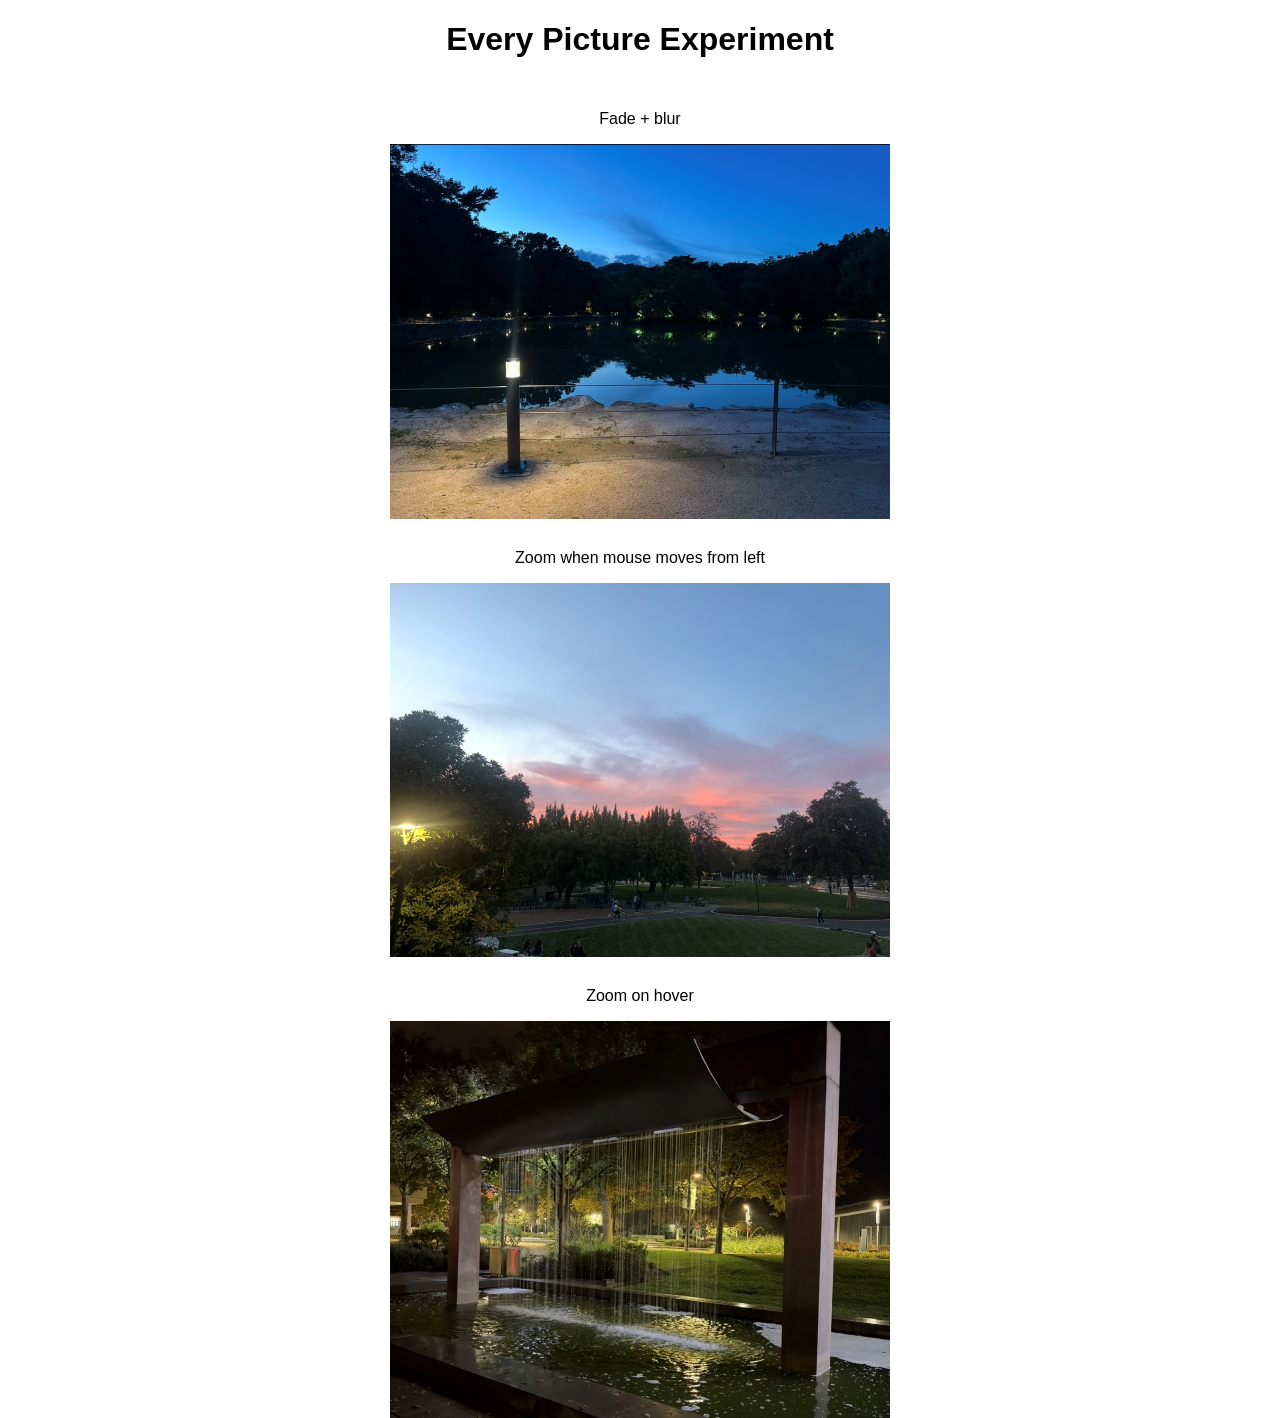
<file: everypicture/experiment/index.html>
<!DOCTYPE html>
<html lang="en">
<head>
    <meta charset="UTF-8">
    <meta name="viewport" content="width=device-width, initial-scale=1.0">
    <title>Every Picture Experiment</title>

    <link href="styles.css" rel="stylesheet">

    <script src="script.js" defer></script>
</head>
<body>
    <h1>Every Picture Experiment</h1>

    <p>Fade + blur</p>
    <img src="images/lake.PNG" alt="image of a lake with a lamp nearby" class="lake" width="500" height="375">

    <p>Zoom when mouse moves from left</p>
    <div>
        <img src="images/sunset.png" alt ='sunset' class="sunset" width="500" height="374">
    </div>

    <p>Zoom on hover</p>
    <img src="images/water.jpg" alt="water streaming down" class="stream" width="500" height="397">

</body>
</html>
</file>
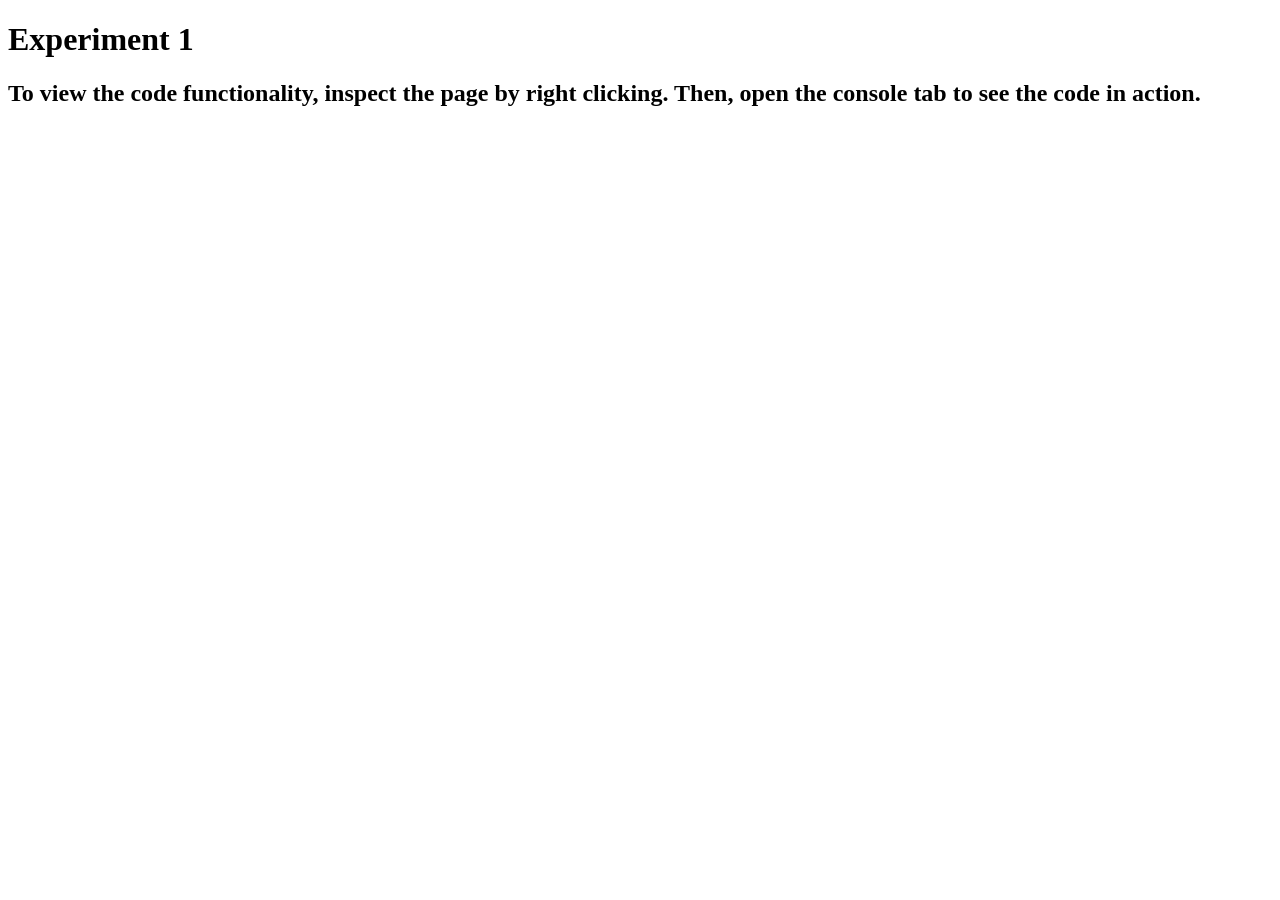
<file: exp/exp1.html>
<!DOCTYPE html>
<html lang="en">
<head>
    <meta charset="UTF-8">
    <meta name="viewport" content="width=device-width, initial-scale=1.0">
    <title>Experiment 1</title>
</head>
<body>
    <h1>Experiment 1</h1>
    <h2>To view the code functionality, inspect the page by right clicking. Then, open the console tab to see the code in action.</h2>

    <script>
        /* This program is from one of the ideas on Canvas.
        This program will print the numbers from 1-100.
        For numbers divisible by 3, it will print "Fizz". For numbers
        divisible by 5, it will print "Buzz". All other numbers print normally. */

        // For Loop
        for(var i=1; i<=100; i++){
            // Sequence (checks for 3, then 5, then if no condition is met)
            if(i % 3 ==0){ // selection 1
                console.log("Fizz")
            } else if(i % 5 == 0){ // selection 2
                console.log("Buzz")
            } else{ // selection 3
                console.log(i)
            }
        }
    </script>
    
</body>
</html>
</file>
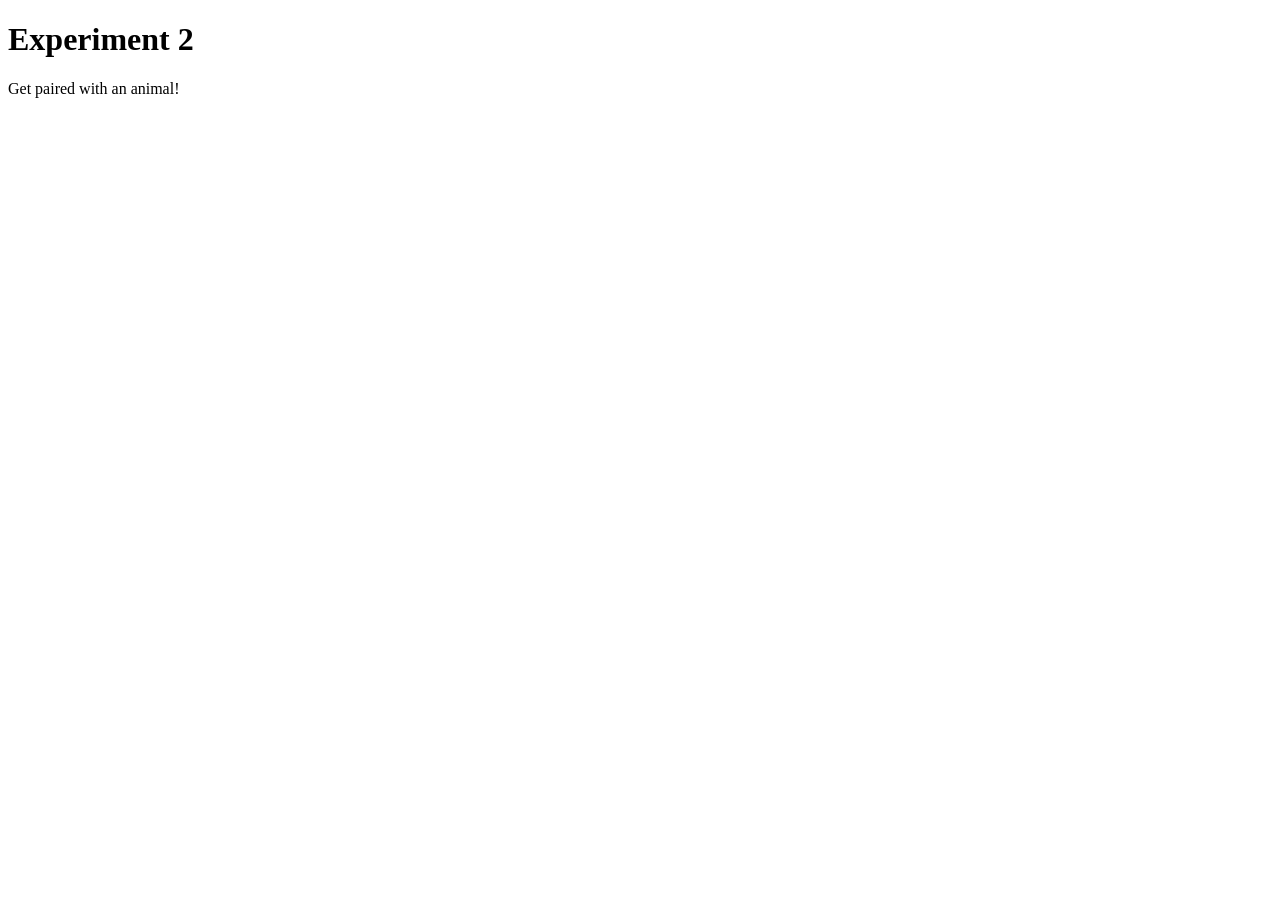
<file: exp/exp2.html>
<!DOCTYPE html>
<html lang="en">
<head>
    <meta charset="UTF-8">
    <meta name="viewport" content="width=device-width, initial-scale=1.0">
    <title>Experiment 2</title>
</head>
<body>
    <h1>Experiment 2</h1>
    <p>Get paired with an animal!</p>

    <script>
        /* This program does a bit but it's pretty simple. First, it asks the user for their name. After putting in the name, it should ask for them to choose a color. When they choose a color, it'll change the paragraph color to their selected choice, if they don't choose one of the provided options, it'll be gray. With their name, it'll tell them that they'll be paired with an animal soon. Then, they'll randomly be paired with an animal from the array and shown the other options they could have been paired with. Without any name provided, it won't pair them but it should still show the pairing options*/

        var name = prompt("Please type in your name", "");
        var userColor = prompt("Choose a color too: red, green, blue, purple")
        var animal = ["dog", "cat", "bunny","lion", "bear", "mouse"];

        var color = userColor.toLowerCase();

        if (color === 'red'){
            document.querySelector('p').style.color = "red";
        } else if (color === 'green' ){
            document.querySelector('p').style.color = "green";
        } else if (color === 'blue'){
            document.querySelector('p').style.color = "blue";
        } else if (color === 'purple'){
            document.querySelector('p').style.color = 'purple';
        } else{
            document.querySelector('p').style.color ="gray";
        }
        function pairProcess(name){

            var intro;    
            if(name === null || name === ""){
                console.log("You didn't put your name, no animal can be paired as this moment.")
            } else{
                console.log(`Hello ${name}! Your animal pair will be selected soon!`);
            }
            return intro;
        }

        function randomInt(min,max){
            return Math.floor((max-min+1) * Math.random())+min;
        }

        function pair(name,partner){
            console.log(pairProcess(name));
            var randomPartner = partner[randomInt(0, partner.length-1)];
            if(name === null || name === ""){
                console.log("Error: Pairing incomplete")
            } else{
                console.log(`Congratulations ${name}, your pair match is a ${randomPartner}!`);
            }
                  
        }

        pair(name, animal);

        for(var i=0; i<animal.length; i++){
            console.log(`Here is an option: ${animal[i]}`);
        }
    
    </script>

</body>
</html>
</file>
<file: everypicture/experiment/styles.css>
body{
    display: flex;
    flex-direction: column;
    justify-content: center;
    align-items: center;
    width:800px;
    margin: auto;
}

h1{
    font-family: Helvetica;
}

p{
    font-family: Helvetica;
    text-align: left;
    margin-top: 30px;
}

.lake{
    transition: filter .4s ease;
    overflow:hidden;
    filter:blur(0px);
    filter:brightness(100%);
}

div{
    width:500px;
    height:374px;
    overflow: hidden;
    position: relative;
}

.sunset{
    width:100%;
    height:auto;
    display:block;
    position: absolute;
    top:50%;
    left:50%;
    transform:translate(-50%,-50%);
}

.stream{
    max-width: 100%;
    transition:all 1s ease;
}

.stream:hover{
    transform:scale(1.5);
}
</file>
